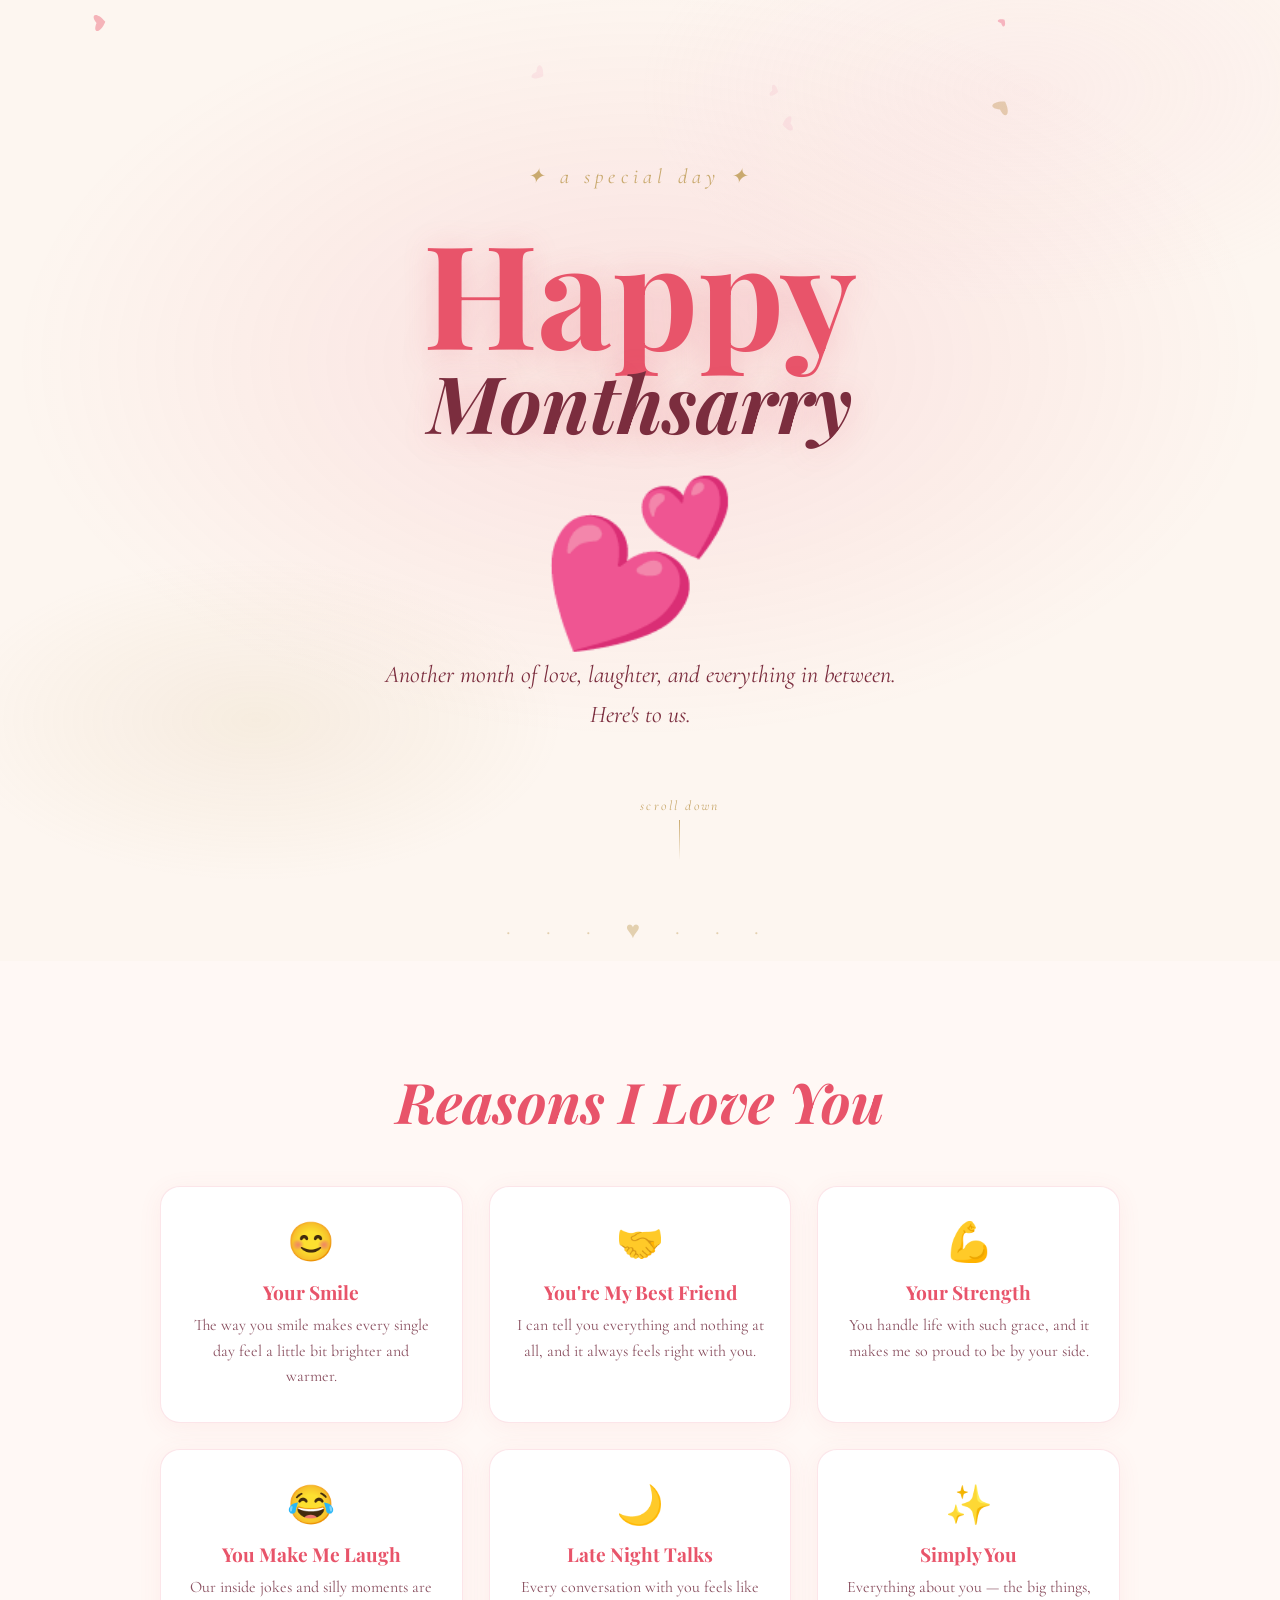
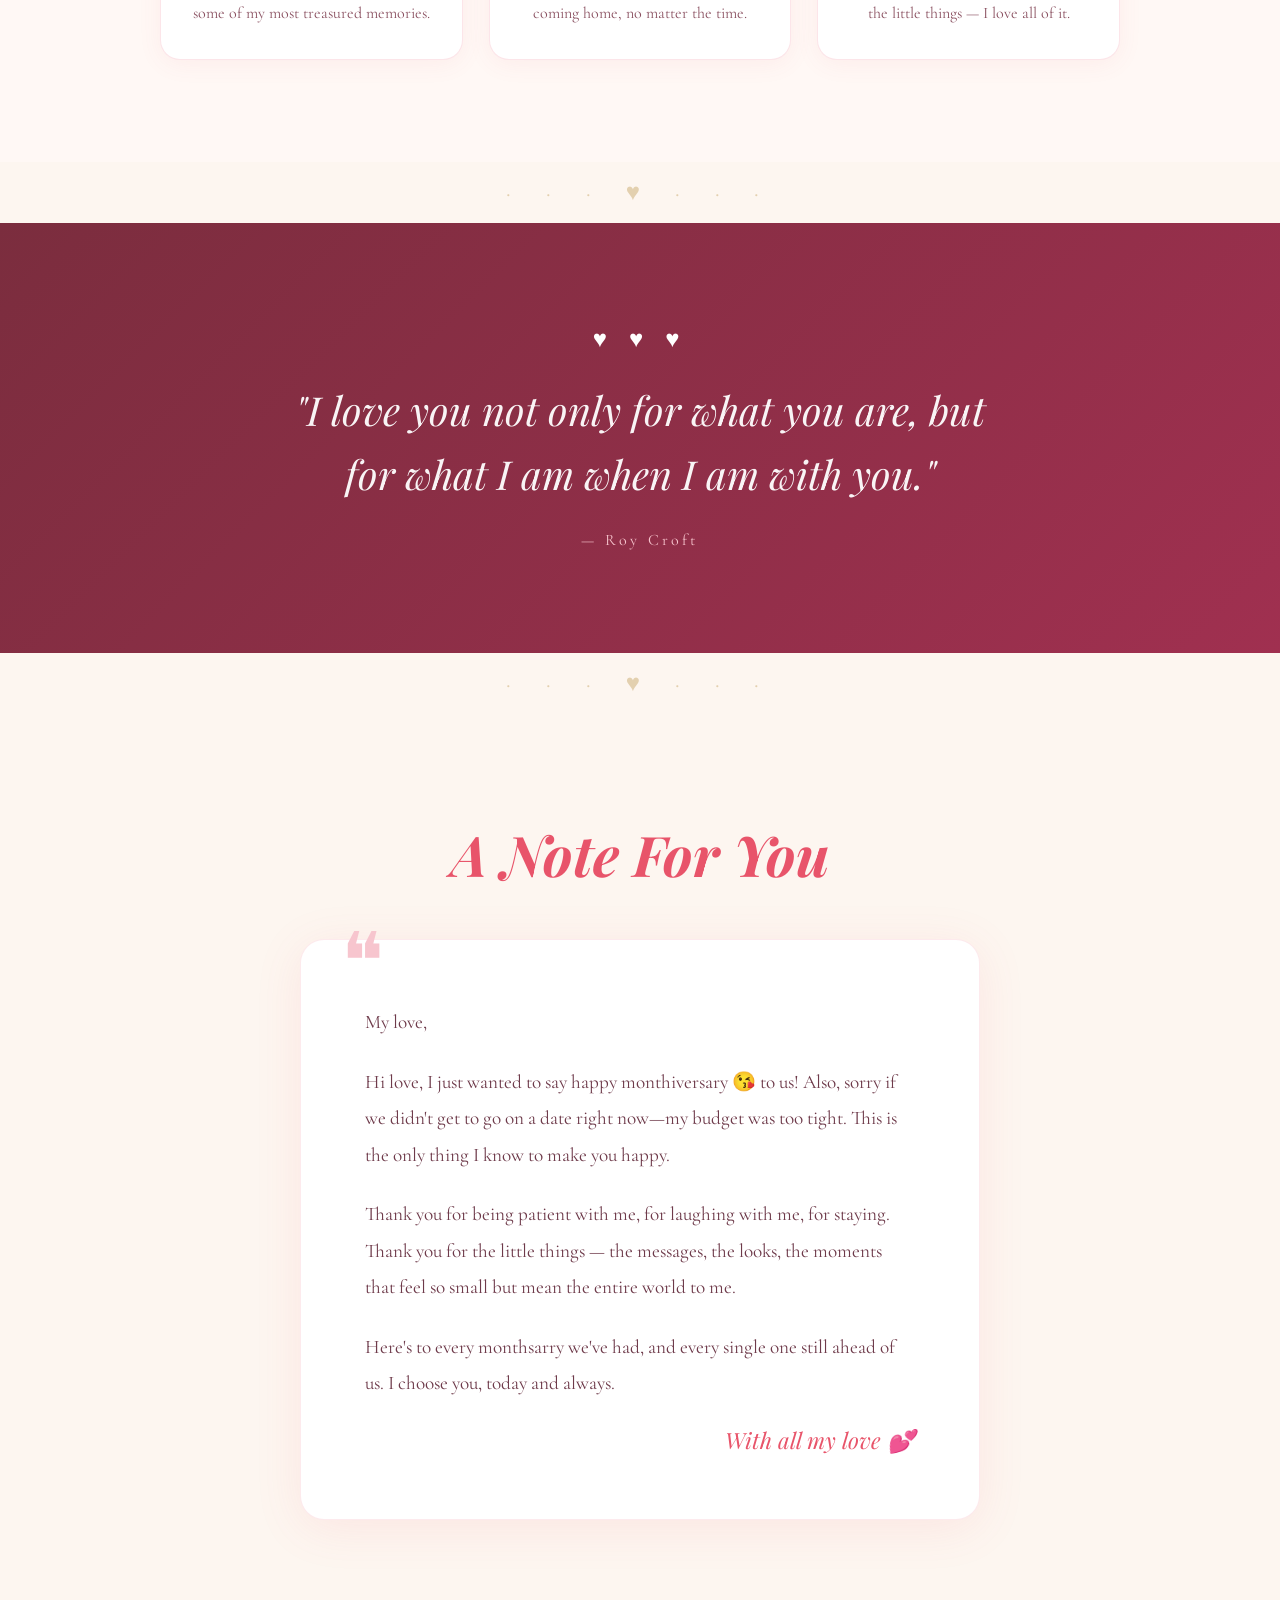
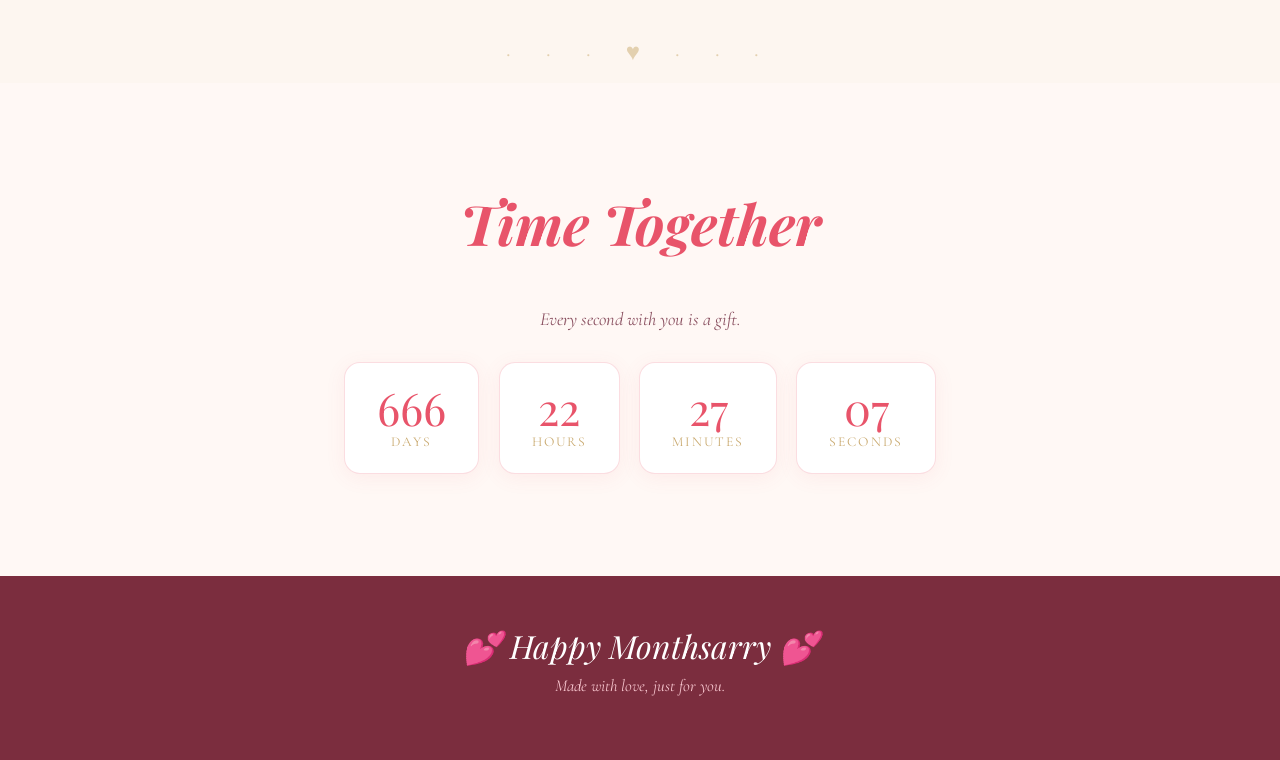
<file: index.html>
<!DOCTYPE html>
<html lang="en">
<head>
  <meta charset="UTF-8">
  <meta name="viewport" content="width=device-width, initial-scale=1.0">
  <title>motmot</title>
  <link href="https://fonts.googleapis.com/css2?family=Playfair+Display:ital,wght@0,400;0,700;1,400&family=Cormorant+Garamond:ital,wght@0,300;0,400;1,300;1,400&display=swap" rel="stylesheet"/>
  <link rel="stylesheet" href="style.css"/>
</head>
<body>

<canvas id="petal-canvas"></canvas>

<!-- HERO -->
<section class="hero">
  <p class="eyebrow">✦ a special day ✦</p>
  <h1 class="hero-title">
    Happy<span>Monthsarry</span>
  </h1>
  <span class="big-heart">💕</span>
  <p class="hero-sub">Another month of love, laughter, and everything in between. Here's to us.</p>
  <div class="scroll-cue">
    <span>scroll down</span>
    <div class="arrow"></div>
  </div>
</section>

<div class="divider">· · · ♥ · · ·</div>

<!-- REASONS -->
<section class="reasons-section">
  <h2 class="section-title">Reasons I Love You</h2>
  <div class="reasons-grid">
    <div class="reason-card">
      <span class="icon">😊</span>
      <h3>Your Smile</h3>
      <p>The way you smile makes every single day feel a little bit brighter and warmer.</p>
    </div>
    <div class="reason-card">
      <span class="icon">🤝</span>
      <h3>You're My Best Friend</h3>
      <p>I can tell you everything and nothing at all, and it always feels right with you.</p>
    </div>
    <div class="reason-card">
      <span class="icon">💪</span>
      <h3>Your Strength</h3>
      <p>You handle life with such grace, and it makes me so proud to be by your side.</p>
    </div>
    <div class="reason-card">
      <span class="icon">😂</span>
      <h3>You Make Me Laugh</h3>
      <p>Our inside jokes and silly moments are some of my most treasured memories.</p>
    </div>
    <div class="reason-card">
      <span class="icon">🌙</span>
      <h3>Late Night Talks</h3>
      <p>Every conversation with you feels like coming home, no matter the time.</p>
    </div>
    <div class="reason-card">
      <span class="icon">✨</span>
      <h3>Simply You</h3>
      <p>Everything about you — the big things, the little things — I love all of it.</p>
    </div>
  </div>
</section>

<div class="divider">· · · ♥ · · ·</div>

<!-- QUOTE -->
<section class="quote-section">
  <span class="quote-hearts">♥ ♥ ♥</span>
  <blockquote>
    "I love you not only for what you are, but for what I am when I am with you."
  </blockquote>
  <cite>— Roy Croft</cite>
</section>

<div class="divider">· · · ♥ · · ·</div>

<!-- LETTER -->
<section class="letter-section">
  <h2 class="section-title">A Note For You</h2>
  <div class="letter-wrap">
    <p>My love,</p>
    <p>
      Hi love, I just wanted to say happy monthiversary 😘 to us! Also, sorry if we didn't get to go on
      a date right now—my budget was too tight. This is the only thing I know to make you happy.
    </p>
    <p>
      Thank you for being patient with me, for laughing with me, for staying. Thank you
      for the little things — the messages, the looks, the moments that feel so small but
      mean the entire world to me.
    </p>
    <p>
      Here's to every monthsarry we've had, and every single one still ahead of us.
      I choose you, today and always.
    </p>
    <div class="sign">With all my love 💕</div>
  </div>
</section>

<div class="divider">· · · ♥ · · ·</div>

<!-- COUNTDOWN -->
<section class="counter-section">
  <h2 class="section-title">Time Together</h2>
  <p class="intro">Every second with you is a gift.</p>
  <div class="counter-boxes">
    <div class="cbox"><span class="num" id="days">—</span><span class="lbl">DAYS</span></div>
    <div class="cbox"><span class="num" id="hours">—</span><span class="lbl">HOURS</span></div>
    <div class="cbox"><span class="num" id="minutes">—</span><span class="lbl">MINUTES</span></div>
    <div class="cbox"><span class="num" id="seconds">—</span><span class="lbl">SECONDS</span></div>
  </div>
</section>

<!-- FOOTER -->
<footer>
  <span class="big">💕 Happy Monthsarry 💕</span>
  Made with love, just for you.
</footer>

<script src="command.js"></script>
</body>
</html>
</file>
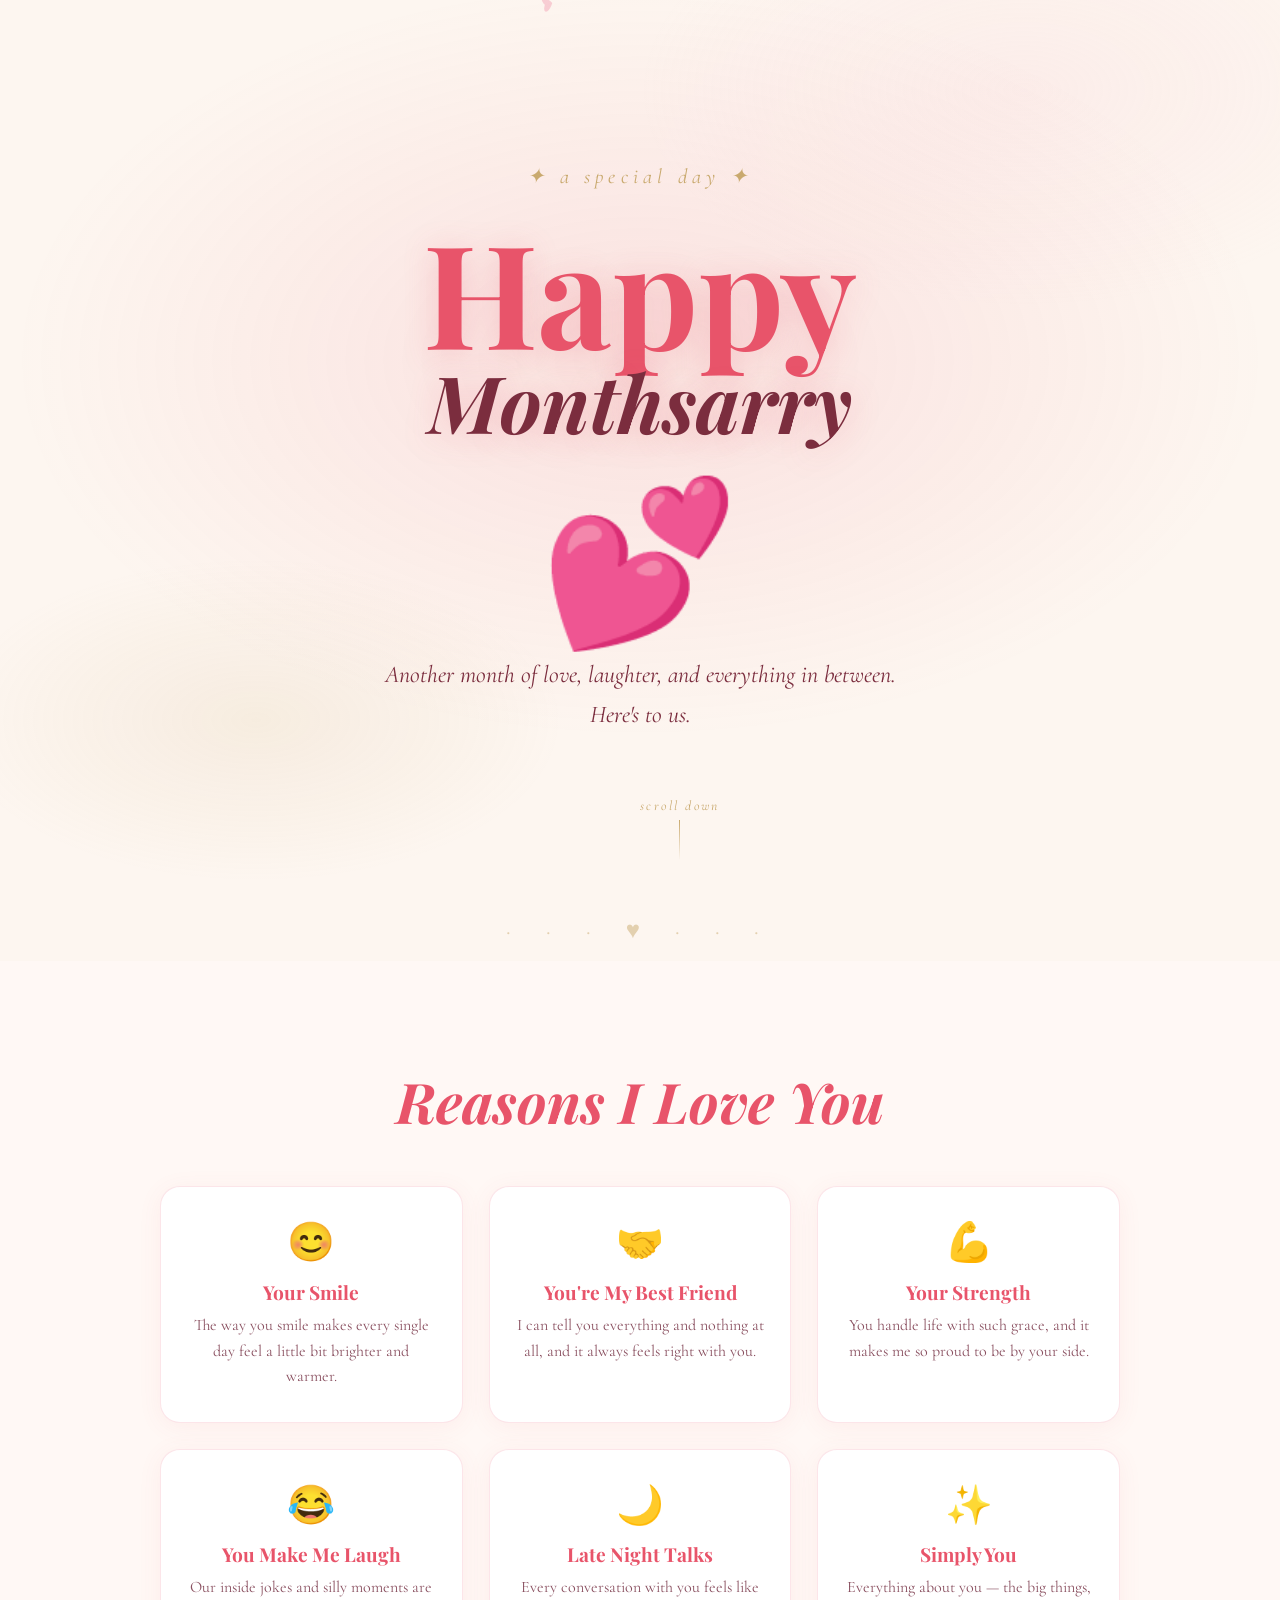
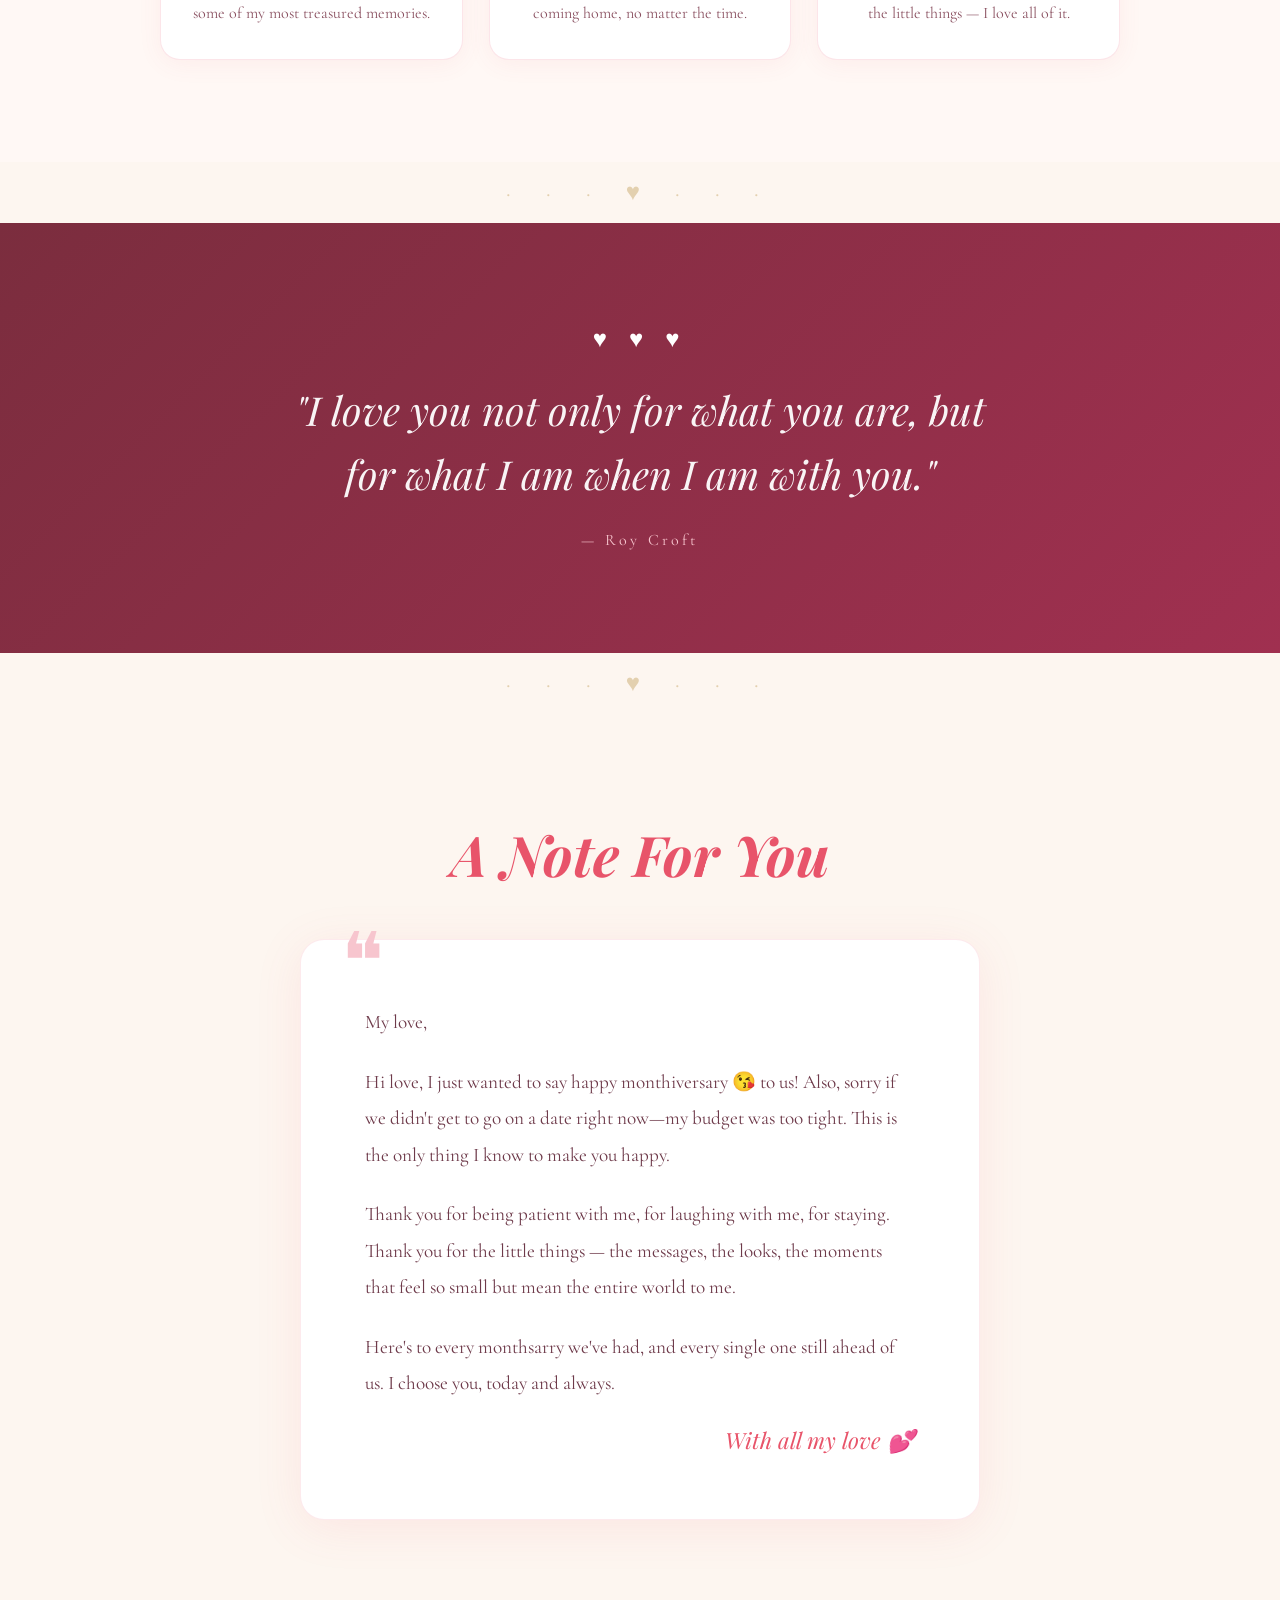
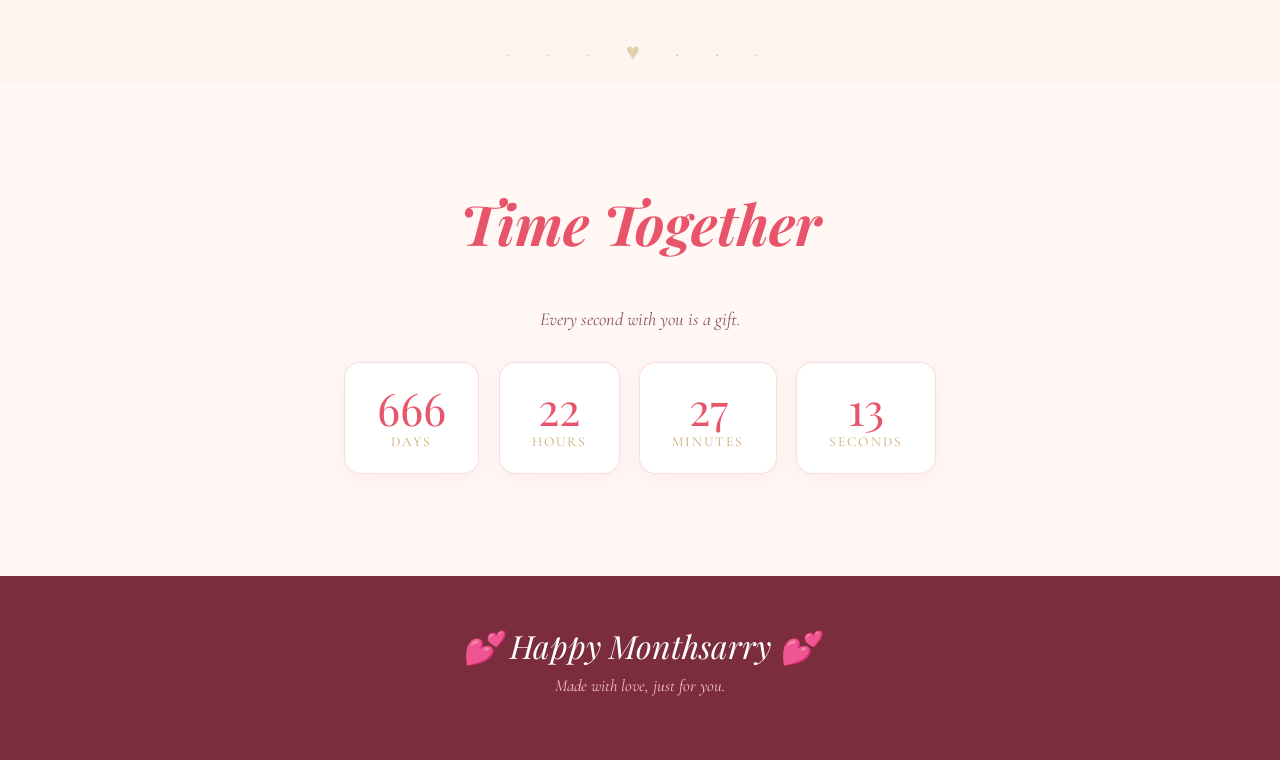
<file: monthsarry.html>
<!DOCTYPE html>
<html lang="en">
<head>
  <meta charset="UTF-8">
  <meta name="viewport" content="width=device-width, initial-scale=1.0">
  <title>motmot</title>
  <link href="https://fonts.googleapis.com/css2?family=Playfair+Display:ital,wght@0,400;0,700;1,400&family=Cormorant+Garamond:ital,wght@0,300;0,400;1,300;1,400&display=swap" rel="stylesheet"/>
  <link rel="stylesheet" href="style.css"/>
</head>
<body>

<canvas id="petal-canvas"></canvas>

<!-- HERO -->
<section class="hero">
  <p class="eyebrow">✦ a special day ✦</p>
  <h1 class="hero-title">
    Happy<span>Monthsarry</span>
  </h1>
  <span class="big-heart">💕</span>
  <p class="hero-sub">Another month of love, laughter, and everything in between. Here's to us.</p>
  <div class="scroll-cue">
    <span>scroll down</span>
    <div class="arrow"></div>
  </div>
</section>

<div class="divider">· · · ♥ · · ·</div>

<!-- REASONS -->
<section class="reasons-section">
  <h2 class="section-title">Reasons I Love You</h2>
  <div class="reasons-grid">
    <div class="reason-card">
      <span class="icon">😊</span>
      <h3>Your Smile</h3>
      <p>The way you smile makes every single day feel a little bit brighter and warmer.</p>
    </div>
    <div class="reason-card">
      <span class="icon">🤝</span>
      <h3>You're My Best Friend</h3>
      <p>I can tell you everything and nothing at all, and it always feels right with you.</p>
    </div>
    <div class="reason-card">
      <span class="icon">💪</span>
      <h3>Your Strength</h3>
      <p>You handle life with such grace, and it makes me so proud to be by your side.</p>
    </div>
    <div class="reason-card">
      <span class="icon">😂</span>
      <h3>You Make Me Laugh</h3>
      <p>Our inside jokes and silly moments are some of my most treasured memories.</p>
    </div>
    <div class="reason-card">
      <span class="icon">🌙</span>
      <h3>Late Night Talks</h3>
      <p>Every conversation with you feels like coming home, no matter the time.</p>
    </div>
    <div class="reason-card">
      <span class="icon">✨</span>
      <h3>Simply You</h3>
      <p>Everything about you — the big things, the little things — I love all of it.</p>
    </div>
  </div>
</section>

<div class="divider">· · · ♥ · · ·</div>

<!-- QUOTE -->
<section class="quote-section">
  <span class="quote-hearts">♥ ♥ ♥</span>
  <blockquote>
    "I love you not only for what you are, but for what I am when I am with you."
  </blockquote>
  <cite>— Roy Croft</cite>
</section>

<div class="divider">· · · ♥ · · ·</div>

<!-- LETTER -->
<section class="letter-section">
  <h2 class="section-title">A Note For You</h2>
  <div class="letter-wrap">
    <p>My love,</p>
    <p>
      Hi love, I just wanted to say happy monthiversary 😘 to us! Also, sorry if we didn't get to go on
      a date right now—my budget was too tight. This is the only thing I know to make you happy.
    </p>
    <p>
      Thank you for being patient with me, for laughing with me, for staying. Thank you
      for the little things — the messages, the looks, the moments that feel so small but
      mean the entire world to me.
    </p>
    <p>
      Here's to every monthsarry we've had, and every single one still ahead of us.
      I choose you, today and always.
    </p>
    <div class="sign">With all my love 💕</div>
  </div>
</section>

<div class="divider">· · · ♥ · · ·</div>

<!-- COUNTDOWN -->
<section class="counter-section">
  <h2 class="section-title">Time Together</h2>
  <p class="intro">Every second with you is a gift.</p>
  <div class="counter-boxes">
    <div class="cbox"><span class="num" id="days">—</span><span class="lbl">DAYS</span></div>
    <div class="cbox"><span class="num" id="hours">—</span><span class="lbl">HOURS</span></div>
    <div class="cbox"><span class="num" id="minutes">—</span><span class="lbl">MINUTES</span></div>
    <div class="cbox"><span class="num" id="seconds">—</span><span class="lbl">SECONDS</span></div>
  </div>
</section>

<!-- FOOTER -->
<footer>
  <span class="big">💕 Happy Monthsarry 💕</span>
  Made with love, just for you.
</footer>

<script src="command.js"></script>
</body>
</html>
</file>
<file: style.css>
*, *::before, *::after { box-sizing: border-box; margin: 0; padding: 0; }

:root {
  --rose:       #e8546a;
  --blush:      #f7c5ce;
  --cream:      #fdf6f0;
  --wine:       #7b2d3e;
  --gold:       #c9a96e;
  --soft-white: #fff8f5;
}

html { scroll-behavior: smooth; }

body {
  background: var(--cream);
  font-family: 'Cormorant Garamond', serif;
  color: var(--wine);
  overflow-x: hidden;
  cursor: default;
}

/* ── CANVAS for floating petals ── */
#petal-canvas {
  position: fixed;
  inset: 0;
  pointer-events: none;
  z-index: 0;
}

/* ── HERO ── */
.hero {
  position: relative;
  min-height: 100vh;
  display: flex;
  flex-direction: column;
  align-items: center;
  justify-content: center;
  text-align: center;
  padding: 2rem;
  z-index: 1;
  overflow: hidden;
}

.hero::before {
  content: '';
  position: absolute;
  inset: 0;
  background:
    radial-gradient(ellipse 70% 60% at 50% 40%, rgba(232,84,106,.13) 0%, transparent 70%),
    radial-gradient(ellipse 40% 30% at 20% 80%, rgba(201,169,110,.12) 0%, transparent 60%),
    radial-gradient(ellipse 50% 40% at 80% 10%, rgba(247,197,206,.18) 0%, transparent 60%);
  z-index: -1;
}

.eyebrow {
  font-family: 'Cormorant Garamond', serif;
  font-style: italic;
  font-size: clamp(1rem, 2.5vw, 1.3rem);
  color: var(--gold);
  letter-spacing: .25em;
  opacity: 0;
  transform: translateY(20px);
  animation: fadeUp .8s ease forwards .2s;
}

.hero-title {
  font-family: 'Playfair Display', serif;
  font-size: clamp(3.5rem, 12vw, 9rem);
  line-height: 1;
  color: var(--rose);
  text-shadow: 0 4px 32px rgba(232,84,106,.25);
  margin: .2em 0 .15em;
  opacity: 0;
  transform: translateY(30px);
  animation: fadeUp .9s ease forwards .5s;
}

.hero-title span {
  display: block;
  font-style: italic;
  font-size: .55em;
  color: var(--wine);
}

.hero-sub {
  font-size: clamp(1.1rem, 3vw, 1.5rem);
  font-style: italic;
  color: var(--wine);
  max-width: 520px;
  line-height: 1.7;
  opacity: 0;
  transform: translateY(20px);
  animation: fadeUp .9s ease forwards .9s;
}

/* big beating heart */
.big-heart {
  font-size: clamp(5rem, 15vw, 10rem);
  line-height: 1;
  margin: 1.5rem auto .5rem;
  display: block;
  animation: heartbeat 1.6s ease-in-out infinite, popIn .6s cubic-bezier(.34,1.56,.64,1) forwards 1.2s;
  opacity: 0;
  transform: scale(.6);
}

/* ── SCROLL CUE ── */
.scroll-cue {
  position: absolute;
  bottom: 2.5rem;
  left: 50%;
  transform: translateX(-50%);
  display: flex;
  flex-direction: column;
  align-items: center;
  gap: .4rem;
  opacity: 0;
  animation: fadeUp .8s ease forwards 2s;
}
.scroll-cue span { font-size: .85rem; letter-spacing: .18em; color: var(--gold); font-style: italic; }
.scroll-cue .arrow { width: 1px; height: 40px; background: linear-gradient(to bottom, var(--gold), transparent); animation: scrollPulse 1.5s ease-in-out infinite; }

/* ── SECTIONS ── */
section {
  position: relative;
  z-index: 1;
  padding: clamp(4rem, 8vw, 7rem) clamp(1.5rem, 6vw, 5rem);
}

/* divider */
.divider {
  text-align: center;
  color: var(--gold);
  font-size: 1.5rem;
  letter-spacing: .6em;
  padding: 1rem 0;
  opacity: .5;
}

/* ── REASONS ── */
.reasons-section { background: var(--soft-white); }

.section-title {
  font-family: 'Playfair Display', serif;
  font-size: clamp(2rem, 5vw, 3.5rem);
  color: var(--rose);
  text-align: center;
  margin-bottom: 3rem;
  font-style: italic;
}

.reasons-grid {
  display: grid;
  grid-template-columns: repeat(auto-fit, minmax(240px, 1fr));
  gap: 1.6rem;
  max-width: 960px;
  margin: 0 auto;
}

.reason-card {
  background: white;
  border: 1px solid rgba(232,84,106,.15);
  border-radius: 20px;
  padding: 2rem 1.6rem;
  text-align: center;
  box-shadow: 0 4px 24px rgba(232,84,106,.07);
  transition: transform .3s ease, box-shadow .3s ease;
  opacity: 0;
  transform: translateY(30px);
}
.reason-card.visible {
  animation: fadeUp .7s ease forwards;
}
.reason-card {
  opacity: 1 !important;
  transform: none !important;
}
.reason-card:hover {
  transform: translateY(-6px) scale(1.02);
  box-shadow: 0 12px 40px rgba(232,84,106,.18);
}
.reason-card .icon { font-size: 2.4rem; margin-bottom: .8rem; display: block; }
.reason-card h3 {
  font-family: 'Playfair Display', serif;
  font-size: 1.2rem;
  color: var(--rose);
  margin-bottom: .5rem;
}
.reason-card p { font-size: 1rem; line-height: 1.6; color: #8a5060; }

/* ── QUOTE ── */
.quote-section {
  background: linear-gradient(135deg, var(--wine) 0%, #a03050 100%);
  text-align: center;
  color: white;
}
.quote-section blockquote {
  font-family: 'Playfair Display', serif;
  font-style: italic;
  font-size: clamp(1.4rem, 4vw, 2.5rem);
  line-height: 1.6;
  max-width: 700px;
  margin: 0 auto 1.5rem;
  opacity: .95;
}
.quote-section cite {
  font-size: 1rem;
  letter-spacing: .2em;
  color: var(--blush);
  font-style: normal;
}
.quote-hearts { font-size: 1.5rem; letter-spacing: .5rem; margin-bottom: 1.5rem; display: block; }

/* ── LETTER ── */
.letter-section { background: var(--cream); }
.letter-wrap {
  max-width: 680px;
  margin: 0 auto;
  background: white;
  border-radius: 24px;
  padding: clamp(2rem, 6vw, 4rem);
  box-shadow: 0 8px 48px rgba(232,84,106,.1);
  border: 1px solid rgba(232,84,106,.12);
  position: relative;
}
.letter-wrap::before {
  content: '❝';
  position: absolute;
  top: -1.5rem;
  left: 2.5rem;
  font-size: 5rem;
  color: var(--blush);
  font-family: 'Playfair Display', serif;
  line-height: 1;
}
.letter-wrap p {
  font-size: clamp(1rem, 2.2vw, 1.2rem);
  line-height: 1.9;
  color: #6e3a4a;
  margin-bottom: 1.2em;
}
.letter-wrap .sign {
  font-family: 'Playfair Display', serif;
  font-style: italic;
  font-size: 1.4rem;
  color: var(--rose);
  text-align: right;
}

/* ── COUNTDOWN ── */
.counter-section { background: var(--soft-white); text-align: center; }
.counter-section p.intro { font-style: italic; font-size: 1.15rem; color: #8a5060; margin-bottom: 2rem; }
.counter-boxes {
  display: flex;
  justify-content: center;
  flex-wrap: wrap;
  gap: 1.2rem;
  margin-top: 1rem;
}
.cbox {
  background: white;
  border: 1px solid rgba(232,84,106,.2);
  border-radius: 16px;
  padding: 1.4rem 2rem;
  min-width: 110px;
  box-shadow: 0 4px 20px rgba(232,84,106,.08);
}
.cbox .num {
  font-family: 'Playfair Display', serif;
  font-size: 2.8rem;
  color: var(--rose);
  display: block;
  line-height: 1;
}
.cbox .lbl { font-size: .85rem; letter-spacing: .15em; color: var(--gold); }

/* ── FOOTER ── */
footer {
  text-align: center;
  padding: 3rem 1rem 4rem;
  background: var(--wine);
  color: var(--blush);
  font-style: italic;
  font-size: 1.05rem;
  z-index: 1;
  position: relative;
}
footer .big { font-family: 'Playfair Display', serif; font-size: 2rem; display: block; margin-bottom: .5rem; color: white; }

/* ── ANIMATIONS ── */
@keyframes fadeUp {
  to { opacity: 1; transform: translateY(0); }
}
@keyframes popIn {
  0%  { opacity: 0; transform: scale(.6); }
  60% { opacity: 1; transform: scale(1.12); }
  100%{ opacity: 1; transform: scale(1); }
}
@keyframes heartbeat {
  0%, 100% { transform: scale(1); }
  14%       { transform: scale(1.18); }
  28%       { transform: scale(1); }
  42%       { transform: scale(1.12); }
  56%       { transform: scale(1); }
}
@keyframes scrollPulse {
  0%, 100% { opacity: 1; transform: scaleY(1); }
  50%       { opacity: .3; transform: scaleY(.6); }
}
</file>
